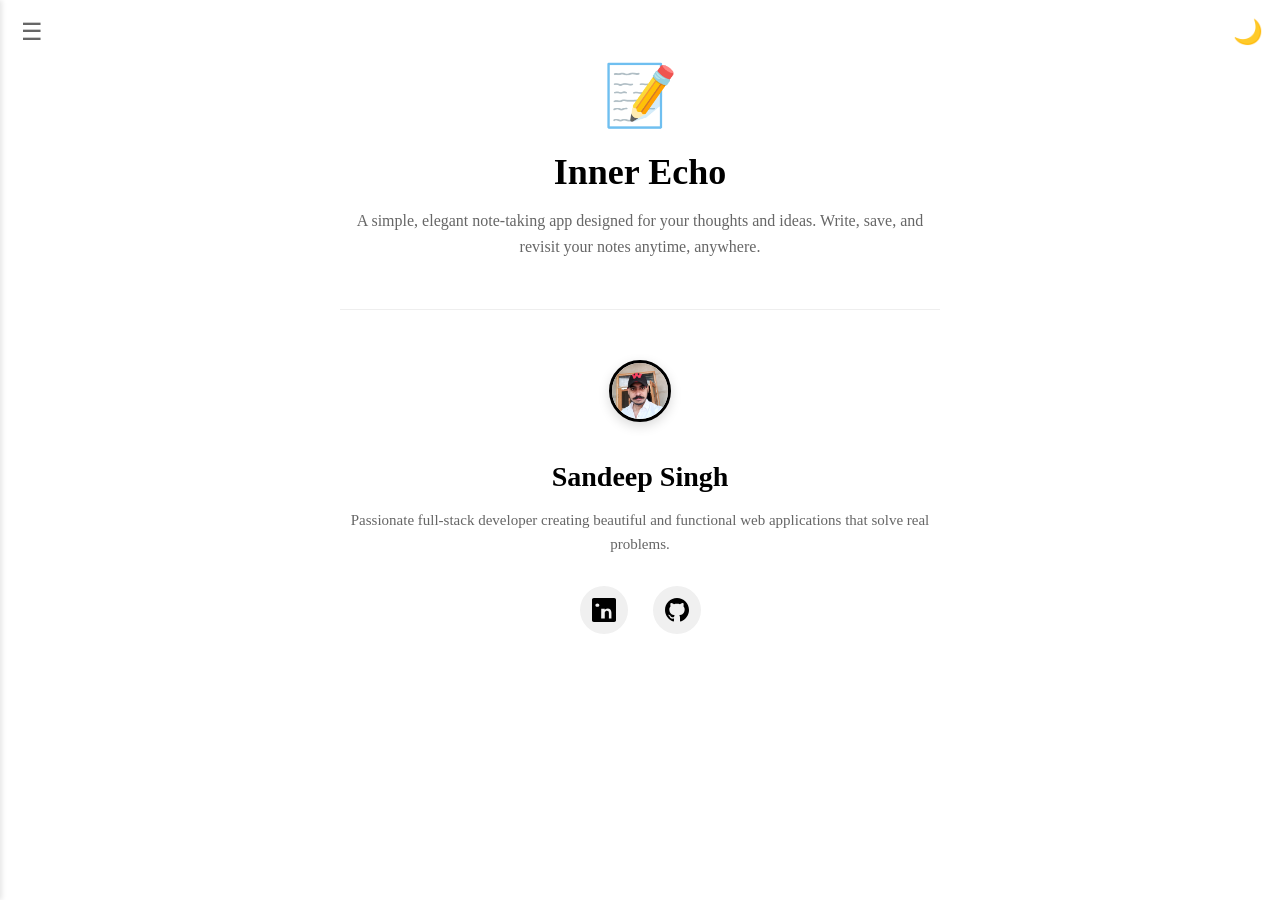
<file: about.html>
<!DOCTYPE html>
<html lang="en">
<head>
    <meta charset="UTF-8">
    <meta name="viewport" content="width=device-width, initial-scale=1.0">
    <title>Inner Echo</title>
    <meta name="theme-color" content="#ffffff">
    <meta name="apple-mobile-web-app-capable" content="yes">
    <meta name="apple-mobile-web-app-status-bar-style" content="default">
    <meta name="apple-mobile-web-app-title" content="Inner Echo">
    <link rel="icon" href="[data-uri]">
    <link rel="manifest" href="manifest.json">
    <link rel="stylesheet" href="style.css">
</head>
<body>
    <div class="menu">☰</div>
    <div class="dark-mode-toggle">🌙</div>
    <div id="overlay" class="overlay"></div>
    <div id="side-menu" class="side-menu"></div>
    <div id="about-container" class="about-container">
        <!-- App Section -->
        <div class="about-section">
            <div class="app-icon">📝</div>
            <h1>Inner Echo</h1>
            <p class="app-description">A simple, elegant note-taking app designed for your thoughts and ideas. Write, save, and revisit your notes anytime, anywhere.</p>
        </div>

        <!-- Developer Section -->
        <div class="about-section developer-section">
            <div class="developer-photo"><img src='Images/1651594513921.jpg'/></div>
            <h2>Sandeep Singh</h2>
            <p class="developer-description">Passionate full-stack developer creating beautiful and functional web applications that solve real problems.</p>
            
            <div class="social-links">
                <a href="https://www.linkedin.com/in/sandeep-singh-8819841a1/" target="_blank" class="social-link" title="LinkedIn">
                    <svg width="24" height="24" viewBox="0 0 24 24" fill="currentColor">
                        <path d="M20.447 20.452h-3.554v-5.569c0-1.328-.475-2.236-1.986-2.236-1.081 0-1.722.722-2.004 1.418-.103.25-.129.599-.129.948v5.439h-3.554s.04-8.822 0-9.743h3.554v1.381c.43-.665 1.199-1.61 2.920-1.61 2.134 0 3.734 1.395 3.734 4.393v5.579zM5.337 8.855c-1.144 0-1.915-.759-1.915-1.71 0-.954.77-1.71 1.958-1.71 1.187 0 1.914.756 1.937 1.71 0 .951-.75 1.71-1.98 1.71zm-1.6 11.597h3.191V9.564H3.737v10.888zM22.224 0H1.771C.792 0 0 .774 0 1.729v20.542C0 23.227.792 24 1.771 24h20.451c.98 0 1.777-.773 1.777-1.729V1.729C24 .774 23.204 0 22.224 0"/>
                    </svg>
                </a>
                <a href="https://github.com/sandeep9622" target="_blank" class="social-link" title="GitHub">
                    <svg width="24" height="24" viewBox="0 0 24 24" fill="currentColor">
                        <path d="M12 0c-6.626 0-12 5.373-12 12 0 5.302 3.438 9.8 8.207 11.387.599.111.793-.261.793-.577v-2.234c-3.338.726-4.033-1.416-4.033-1.416-.546-1.387-1.333-1.756-1.333-1.756-1.089-.745.083-.729.083-.729 1.205.084 1.839 1.237 1.839 1.237 1.07 1.834 2.807 1.304 3.492.997.107-.775.418-1.305.762-1.604-2.665-.305-5.467-1.334-5.467-5.931 0-1.311.469-2.381 1.236-3.221-.124-.303-.535-1.524.117-3.176 0 0 1.008-.322 3.301 1.23.957-.266 1.983-.399 3.003-.404 1.02.005 2.047.138 3.006.404 2.291-1.552 3.297-1.23 3.297-1.23.653 1.653.242 2.874.118 3.176.77.84 1.235 1.911 1.235 3.221 0 4.609-2.807 5.624-5.479 5.921.43.372.823 1.102.823 2.222v 3.293c0 .319.192.694.801.576 4.765-1.589 8.199-6.086 8.199-11.386 0-6.627-5.373-12-12-12"/>
                    </svg>
                </a>
            </div>
        </div>
    </div>

    <script src="script.js"></script>
</body>
</html>
</file>
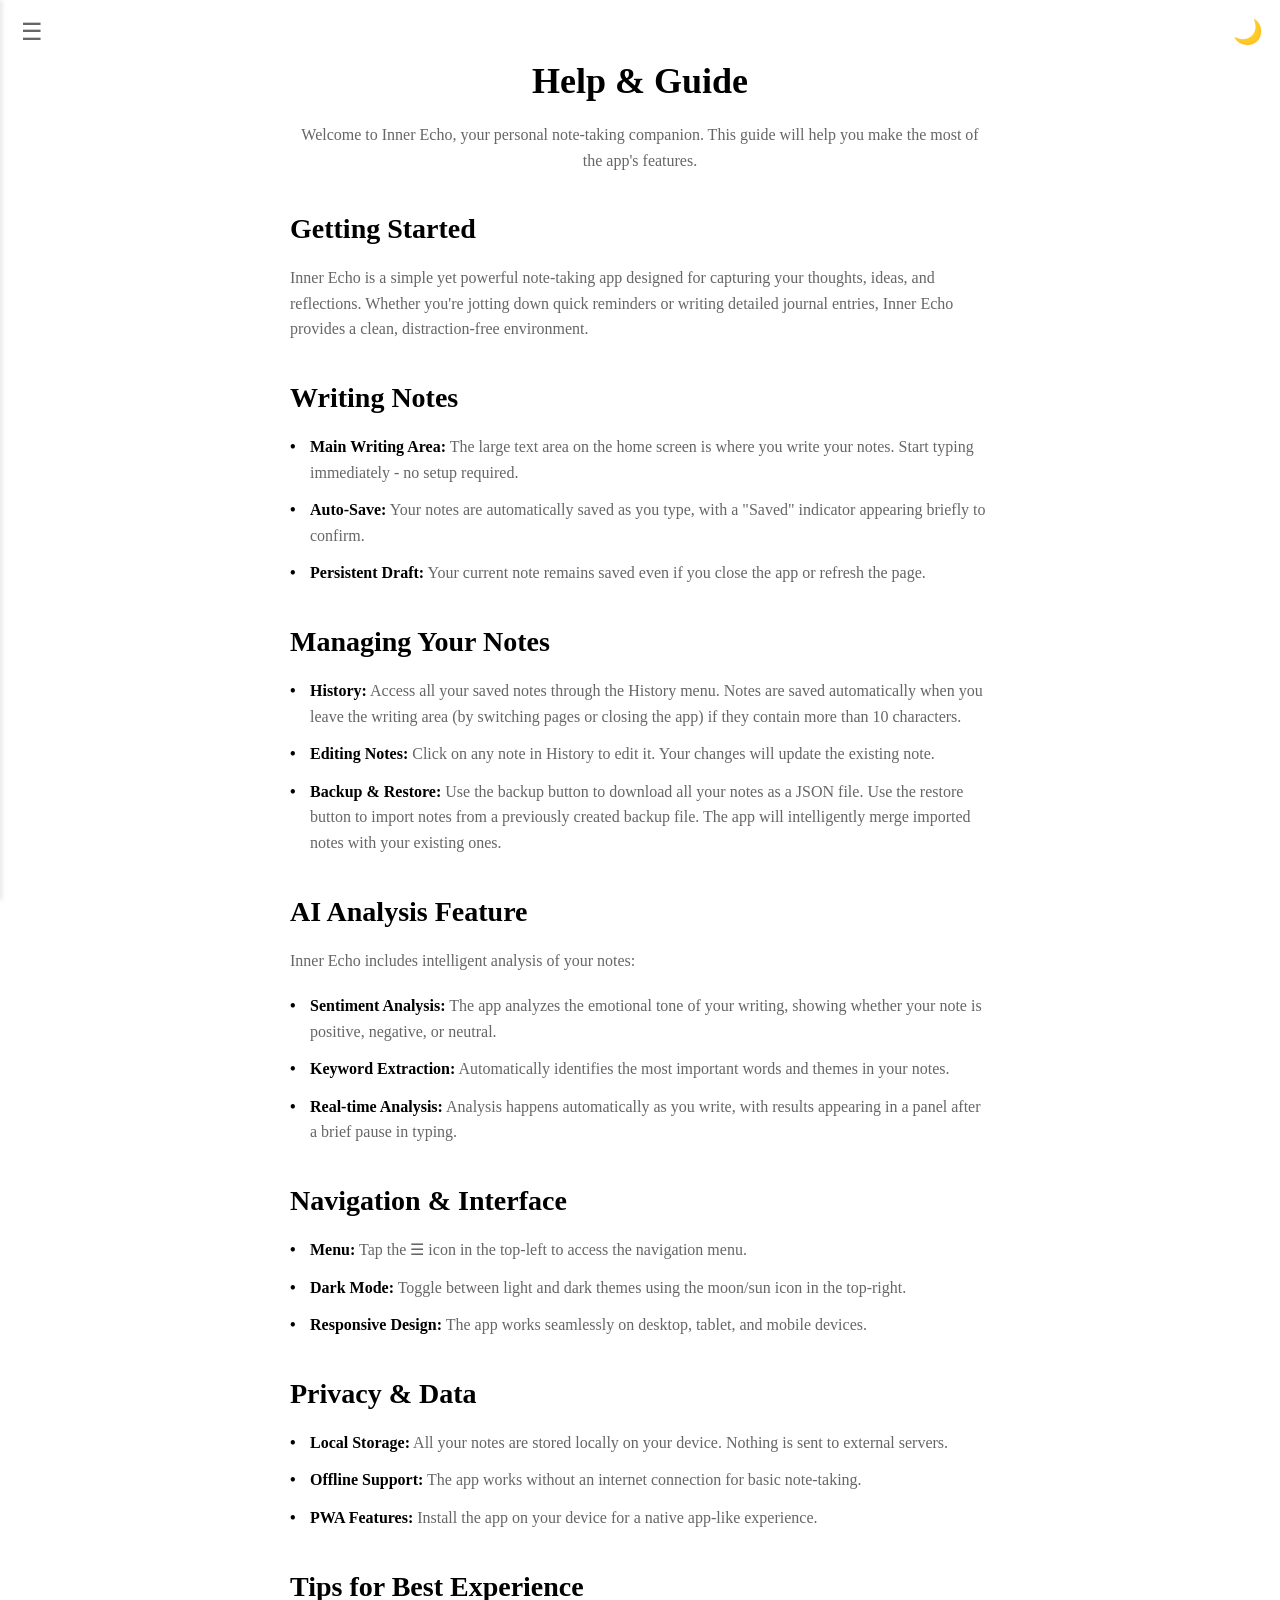
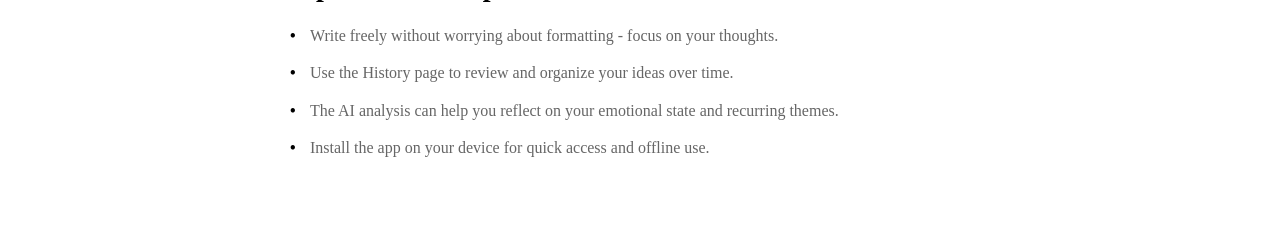
<file: help.html>
<!DOCTYPE html>
<html lang="en">
<head>
    <meta charset="UTF-8">
    <meta name="viewport" content="width=device-width, initial-scale=1.0">
    <title>Inner Echo</title>
    <meta name="theme-color" content="#ffffff">
    <meta name="apple-mobile-web-app-capable" content="yes">
    <meta name="apple-mobile-web-app-status-bar-style" content="default">
    <meta name="apple-mobile-web-app-title" content="Inner Echo">
    <link rel="icon" href="[data-uri]">
    <link rel="manifest" href="manifest.json">
    <link rel="stylesheet" href="style.css">
</head>
<body>
    <div class="menu">☰</div>
    <div class="dark-mode-toggle">🌙</div>
    <div id="overlay" class="overlay"></div>
    <div id="side-menu" class="side-menu"></div>
    <div id="help-container" class="help-container">
        <div class="help-section">
            <h1>Help & Guide</h1>
            <p class="help-intro">Welcome to Inner Echo, your personal note-taking companion. This guide will help you make the most of the app's features.</p>
        </div>

        <div class="help-section">
            <h2>Getting Started</h2>
            <p>Inner Echo is a simple yet powerful note-taking app designed for capturing your thoughts, ideas, and reflections. Whether you're jotting down quick reminders or writing detailed journal entries, Inner Echo provides a clean, distraction-free environment.</p>
        </div>

        <div class="help-section">
            <h2>Writing Notes</h2>
            <ul>
                <li><strong>Main Writing Area:</strong> The large text area on the home screen is where you write your notes. Start typing immediately - no setup required.</li>
                <li><strong>Auto-Save:</strong> Your notes are automatically saved as you type, with a "Saved" indicator appearing briefly to confirm.</li>
                <li><strong>Persistent Draft:</strong> Your current note remains saved even if you close the app or refresh the page.</li>
            </ul>
        </div>

        <div class="help-section">
            <h2>Managing Your Notes</h2>
            <ul>
                <li><strong>History:</strong> Access all your saved notes through the History menu. Notes are saved automatically when you leave the writing area (by switching pages or closing the app) if they contain more than 10 characters.</li>
                <li><strong>Editing Notes:</strong> Click on any note in History to edit it. Your changes will update the existing note.</li>
                <li><strong>Backup & Restore:</strong> Use the backup button to download all your notes as a JSON file. Use the restore button to import notes from a previously created backup file. The app will intelligently merge imported notes with your existing ones.</li>
            </ul>
        </div>

        <div class="help-section">
            <h2>AI Analysis Feature</h2>
            <p>Inner Echo includes intelligent analysis of your notes:</p>
            <ul>
                <li><strong>Sentiment Analysis:</strong> The app analyzes the emotional tone of your writing, showing whether your note is positive, negative, or neutral.</li>
                <li><strong>Keyword Extraction:</strong> Automatically identifies the most important words and themes in your notes.</li>
                <li><strong>Real-time Analysis:</strong> Analysis happens automatically as you write, with results appearing in a panel after a brief pause in typing.</li>
            </ul>
        </div>

        <div class="help-section">
            <h2>Navigation & Interface</h2>
            <ul>
                <li><strong>Menu:</strong> Tap the ☰ icon in the top-left to access the navigation menu.</li>
                <li><strong>Dark Mode:</strong> Toggle between light and dark themes using the moon/sun icon in the top-right.</li>
                <li><strong>Responsive Design:</strong> The app works seamlessly on desktop, tablet, and mobile devices.</li>
            </ul>
        </div>

        <div class="help-section">
            <h2>Privacy & Data</h2>
            <ul>
                <li><strong>Local Storage:</strong> All your notes are stored locally on your device. Nothing is sent to external servers.</li>
                <li><strong>Offline Support:</strong> The app works without an internet connection for basic note-taking.</li>
                <li><strong>PWA Features:</strong> Install the app on your device for a native app-like experience.</li>
            </ul>
        </div>

        <div class="help-section">
            <h2>Tips for Best Experience</h2>
            <ul>
                <li>Write freely without worrying about formatting - focus on your thoughts.</li>
                <li>Use the History page to review and organize your ideas over time.</li>
                <li>The AI analysis can help you reflect on your emotional state and recurring themes.</li>
                <li>Install the app on your device for quick access and offline use.</li>
            </ul>
        </div>
    </div>

    <script src="script.js"></script>
</body>
</html>
</file>
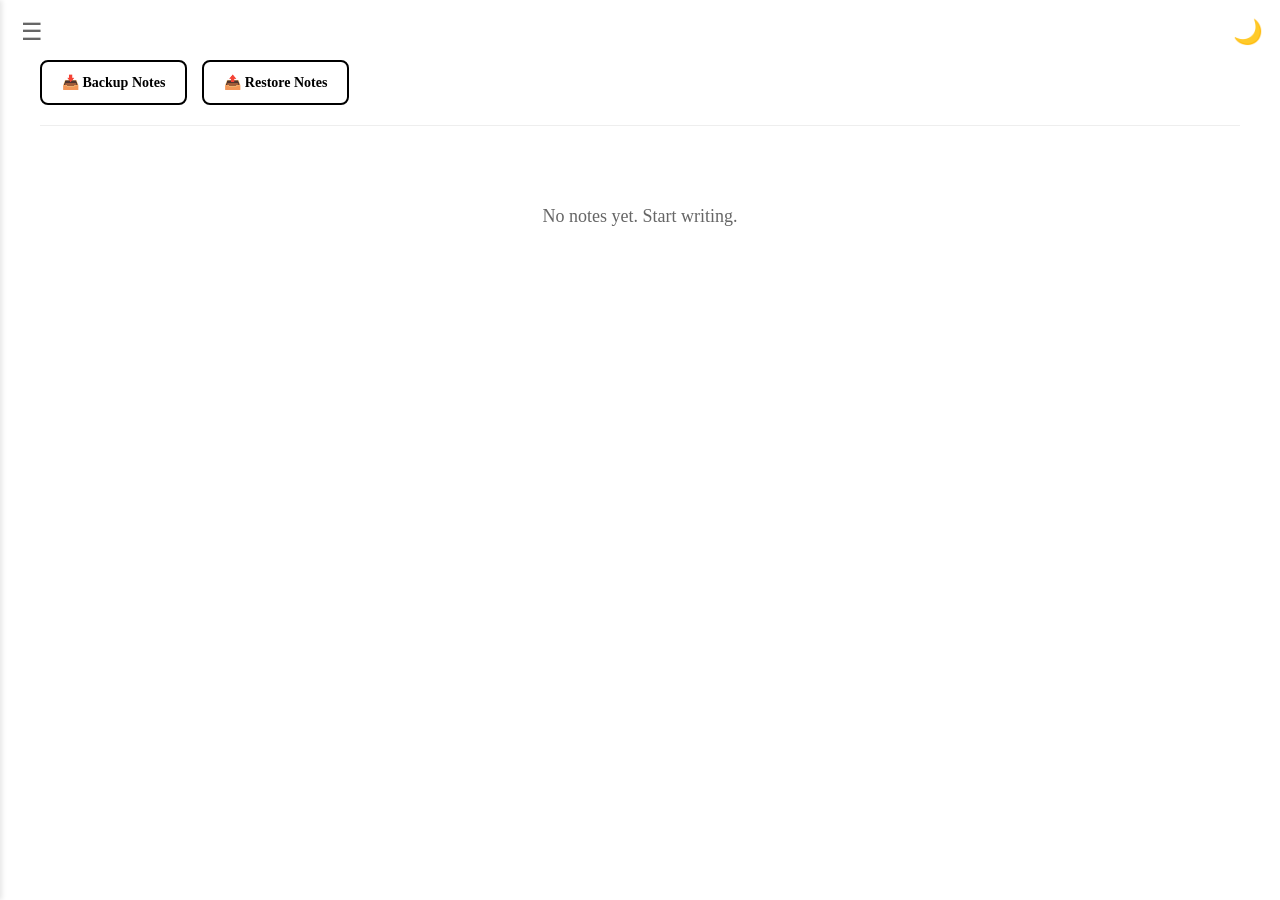
<file: history.html>
<!DOCTYPE html>
<html lang="en">
<head>
    <meta charset="UTF-8">
    <meta name="viewport" content="width=device-width, initial-scale=1.0">
    <title>Inner Echo</title>
    <meta name="theme-color" content="#ffffff">
    <meta name="apple-mobile-web-app-capable" content="yes">
    <meta name="apple-mobile-web-app-status-bar-style" content="default">
    <meta name="apple-mobile-web-app-title" content="Inner Echo">
    <link rel="icon" href="[data-uri]">
    <link rel="manifest" href="manifest.json">
    <link rel="stylesheet" href="style.css">
</head>
<body>
    <div class="menu">☰</div>
    <div class="dark-mode-toggle">🌙</div>
    <div id="overlay" class="overlay"></div>
    <div id="side-menu" class="side-menu"></div>
    <div id="history-container"></div>
    <script src="script.js"></script>
    <script src="history.js"></script>
</body>
</html>
</file>
<file: style.css>
:root {
    --bg-color: #fff;
    --text-color: #000;
    --menu-color: #666;
    --overlay-bg: rgba(0, 0, 0, 0.5);
    --side-menu-bg: #fff;
    --border-color: #eee;
    --time-tag-bg: #f0f0f0;
    --time-tag-color: #666;
    --saved-bg: #4CAF50;
    --hover-bg: #f0f0f0;
}

body.dark-mode {
    --bg-color: #1a1a1a;
    --text-color: #e0e0e0;
    --menu-color: #ccc;
    --overlay-bg: rgba(0, 0, 0, 0.7);
    --side-menu-bg: #2a2a2a;
    --border-color: #444;
    --time-tag-bg: #444;
    --time-tag-color: #ccc;
    --saved-bg: #66bb6a;
    --hover-bg: #333;
}

body {
    margin: 0;
    padding: 0;
    font-family: 'Times New Roman', serif;
    background-color: var(--bg-color);
    color: var(--text-color);
}

.menu {
    position: fixed;
    top: 10px;
    left: 10px;
    font-size: 24px;
    cursor: pointer;
    z-index: 10;
    color: var(--menu-color);
    min-height: 44px;
    min-width: 44px;
    display: flex;
    align-items: center;
    justify-content: center;
}

.dark-mode-toggle {
    position: fixed;
    top: 10px;
    right: 10px;
    font-size: 24px;
    cursor: pointer;
    z-index: 10;
    color: var(--menu-color);
    min-height: 44px;
    min-width: 44px;
    display: flex;
    align-items: center;
    justify-content: center;
}

.overlay {
    position: fixed;
    top: 0;
    left: 0;
    width: 100%;
    height: 100%;
    background: var(--overlay-bg);
    opacity: 0;
    visibility: hidden;
    transition: opacity 0.25s ease, visibility 0.25s ease;
    z-index: 1000;
}

.overlay.active {
    opacity: 1;
    visibility: visible;
}

.side-menu {
    position: fixed;
    top: 0;
    left: -260px;
    width: 260px;
    height: 100%;
    background: var(--side-menu-bg);
    transition: left 0.25s ease;
    z-index: 1001;
    padding: 20px;
    box-sizing: border-box;
    box-shadow: 2px 0 5px rgba(0, 0, 0, 0.1);
}

.side-menu.active {
    left: 0;
}

.menu-item {
    display: flex;
    align-items: center;
    padding: 15px;
    cursor: pointer;
    border-radius: 5px;
    transition: background-color 0.2s ease;
    min-height: 44px;
}

.menu-item:hover, .menu-item.active {
    background-color: var(--hover-bg);
}

.icon {
    margin-right: 15px;
    font-size: 20px;
}

.label {
    font-size: 16px;
}

#note {
    width: 100%;
    height: 100vh;
    border: none;
    outline: none;
    resize: none;
    font-family: inherit;
    font-size: 18px;
    line-height: 1.5;
    padding: 20px;
    box-sizing: border-box;
    max-width: 720px;
    margin: 0 auto;
    display: block;
    background: transparent;
    color: var(--text-color);
}

#saved-indicator {
    position: fixed;
    bottom: 20px;
    right: 20px;
    background: var(--saved-bg);
    color: white;
    padding: 10px 20px;
    border-radius: 5px;
    opacity: 0;
    transition: opacity 0.5s ease;
    z-index: 10;
    font-size: 14px;
}

@media (max-width: 768px) {
    .side-menu {
        width: 80%;
        left: -80%;
    }
    #note {
        font-size: 16px;
        padding: 64px 10px 10px 10px;
    }
}

/* History page styles */
#history-container {
    padding: 60px 20px 20px;
    max-width: 1200px;
    margin: 0 auto;
    font-family: 'Times New Roman', serif;
    color: var(--text-color);
}

.backup-controls {
    display: flex;
    gap: 15px;
    margin-bottom: 30px;
    padding-bottom: 20px;
    border-bottom: 1px solid var(--border-color);
}

.backup-btn, .restore-btn {
    padding: 12px 20px;
    border: 2px solid var(--text-color);
    background: var(--bg-color);
    color: var(--text-color);
    border-radius: 8px;
    font-size: 14px;
    font-weight: 600;
    cursor: pointer;
    transition: all 0.3s ease;
    font-family: 'Times New Roman', serif;
}

.backup-btn:hover, .restore-btn:hover {
    background: var(--text-color);
    color: var(--bg-color);
    transform: translateY(-2px);
    box-shadow: 0 4px 12px rgba(0, 0, 0, 0.15);
}

.note-row {
    border-bottom: 1px solid var(--border-color);
    padding: 20px 0;
}

@media (min-width: 768px) {
    .note-row {
        display: flex;
    }
    .note-date {
        width: 200px;
        flex-shrink: 0;
        font-weight: bold;
        font-size: 16px;
        color: var(--text-color);
    }
    .note-body {
        flex: 1;
        font-size: 16px;
        line-height: 1.5;
        color: var(--text-color);
    }
}

@media (max-width: 767px) {
    .note-row {
        padding: 10px 0;
    }
    .note-date {
        font-size: 14px;
        margin-bottom: 5px;
        font-weight: bold;
        color: var(--text-color);
    }
    .note-body {
        font-size: 14px;
        line-height: 1.4;
        color: var(--text-color);
    }
}

.note-preview {
    cursor: pointer;
    color: #007bff;
    text-decoration: underline;
}

.note-full {
    white-space: pre-wrap;
}

.time-tag {
    font-size: 0.75rem;
    color: var(--time-tag-color);
    background: var(--time-tag-bg);
    padding: 2px 8px;
    border-radius: 10px;
    display: inline-block;
    margin-top: 5px;
}

.empty-state {
    text-align: center;
    padding: 50px;
    color: var(--menu-color);
    font-size: 18px;
}

/* About Page Styles */
.about-container {
    padding: 60px 20px 40px;
    max-width: 600px;
    margin: 0 auto;
    font-family: 'Times New Roman', serif;
    color: var(--text-color);
}

.about-section {
    text-align: center;
    margin-bottom: 50px;
    animation: fadeIn 0.5s ease-in;
}

@keyframes fadeIn {
    from {
        opacity: 0;
        transform: translateY(10px);
    }
    to {
        opacity: 1;
        transform: translateY(0);
    }
}

.app-icon {
    font-size: 60px;
    margin-bottom: 20px;
}

.developer-photo {
    font-size: 80px;
    margin-bottom: 20px;
}

.developer-photo img {
    width: 56px;
    height: 56px;
    border-radius: 50%;
    object-fit: cover;
    border: 3px solid var(--text-color);
    box-shadow: 0 4px 12px rgba(0, 0, 0, 0.15);
    display: inline-block;
    transition: transform 0.3s ease;
}

.about-section h1 {
    font-size: 36px;
    margin: 0 0 15px 0;
    font-weight: 600;
}

.about-section h2 {
    font-size: 28px;
    margin: 0 0 15px 0;
    font-weight: 600;
}

.app-description {
    font-size: 16px;
    line-height: 1.6;
    color: var(--time-tag-color);
    margin: 0;
}

.developer-section {
    border-top: 1px solid var(--border-color);
    padding-top: 40px;
}

.developer-name {
    font-size: 20px;
    font-weight: 600;
    margin: 10px 0 0 0;
}

.developer-description {
    font-size: 15px;
    line-height: 1.6;
    color: var(--time-tag-color);
    margin: 15px 0 30px 0;
}

.social-links {
    display: flex;
    gap: 25px;
    justify-content: center;
    margin-top: 20px;
}

.social-link {
    display: inline-flex;
    align-items: center;
    justify-content: center;
    width: 44px;
    height: 44px;
    border-radius: 50%;
    background: var(--hover-bg);
    color: var(--text-color);
    text-decoration: none;
    transition: all 0.3s ease;
    border: 2px solid transparent;
}

.social-link:hover {
    transform: translateY(-3px);
    border-color: var(--text-color);
    box-shadow: 0 4px 12px rgba(0, 0, 0, 0.1);
}

.social-link svg {
    width: 24px;
    height: 24px;
}

@media (max-width: 600px) {
    .about-container {
        padding: 60px 15px 30px;
    }

    .about-section {
        margin-bottom: 40px;
    }

    .about-section h1 {
        font-size: 28px;
    }

    .about-section h2 {
        font-size: 22px;
    }

    .app-description,
    .developer-description {
        font-size: 14px;
    }

    .social-links {
        gap: 20px;
    }
}

/* Help Page Styles */
.help-container {
    padding: 60px 20px 40px;
    max-width: 700px;
    margin: 0 auto;
    font-family: 'Times New Roman', serif;
    color: var(--text-color);
}

.help-section {
    margin-bottom: 40px;
    animation: fadeIn 0.5s ease-in;
}

.help-section h1 {
    font-size: 36px;
    margin: 0 0 20px 0;
    font-weight: 600;
    text-align: center;
}

.help-section h2 {
    font-size: 28px;
    margin: 0 0 20px 0;
    font-weight: 600;
    color: var(--text-color);
}

.help-intro {
    font-size: 18px;
    line-height: 1.6;
    color: var(--time-tag-color);
    text-align: center;
    margin-bottom: 30px;
}

.help-section p {
    font-size: 16px;
    line-height: 1.6;
    color: var(--time-tag-color);
    margin: 0 0 20px 0;
}

.help-section ul {
    list-style: none;
    padding: 0;
    margin: 0;
}

.help-section li {
    font-size: 16px;
    line-height: 1.6;
    color: var(--time-tag-color);
    margin-bottom: 12px;
    padding-left: 20px;
    position: relative;
}

.help-section li::before {
    content: "•";
    color: var(--text-color);
    font-weight: bold;
    position: absolute;
    left: 0;
}

.help-section strong {
    color: var(--text-color);
    font-weight: 600;
}

@media (max-width: 600px) {
    .help-container {
        padding: 60px 15px 30px;
    }

    .help-section {
        margin-bottom: 30px;
    }

    .help-section h1 {
        font-size: 28px;
    }

    .help-section h2 {
        font-size: 22px;
    }

    .help-intro,
    .help-section p,
    .help-section li {
        font-size: 14px;
    }
}
.ai-analysis-panel {
    position: fixed;
    bottom: 20px;
    right: 20px;
    background: linear-gradient(135deg, #667eea 0%, #764ba2 100%);
    border-radius: 12px;
    padding: 16px;
    box-shadow: 0 8px 32px rgba(0, 0, 0, 0.2);
    color: white;
    font-size: 13px;
    max-width: 300px;
    z-index: 9999;
    font-family: -apple-system, BlinkMacSystemFont, 'Segoe UI', Roboto, 'Helvetica Neue', Arial, sans-serif;
    animation: slideIn 0.3s ease-out;
}

@keyframes slideIn {
    from {
        opacity: 0;
        transform: translateY(20px);
    }
    to {
        opacity: 1;
        transform: translateY(0);
    }
}

.panel-header {
    display: flex;
    justify-content: space-between;
    align-items: center;
    margin-bottom: 12px;
}

.panel-title {
    font-weight: 600;
    display: flex;
    align-items: center;
    gap: 8px;
}

.panel-close {
    background: rgba(255, 255, 255, 0.2);
    border: none;
    color: white;
    width: 28px;
    height: 28px;
    border-radius: 6px;
    cursor: pointer;
    display: flex;
    align-items: center;
    justify-content: center;
    font-size: 16px;
    transition: background 0.2s;
}

.panel-close:hover {
    background: rgba(255, 255, 255, 0.3);
}

.loading-spinner {
    display: inline-block;
    width: 12px;
    height: 12px;
    border: 2px solid rgba(255, 255, 255, 0.3);
    border-top-color: white;
    border-radius: 50%;
    animation: spin 0.8s linear infinite;
}

@keyframes spin {
    to { transform: rotate(360deg); }
}

.sentiment-section {
    margin-bottom: 12px;
}

.sentiment-mood {
    display: flex;
    align-items: center;
    gap: 10px;
    padding: 8px 12px;
    background: rgba(255, 255, 255, 0.1);
    border-radius: 8px;
}

.mood-emoji {
    font-size: 20px;
}

.mood-text {
    display: flex;
    flex-direction: column;
}

.mood-label {
    font-weight: 600;
    font-size: 13px;
}

.mood-confidence {
    font-size: 11px;
    opacity: 0.9;
}

.keywords-section {
    margin-top: 12px;
}

.keywords-label {
    font-weight: 600;
    font-size: 11px;
    opacity: 0.9;
    margin-bottom: 8px;
    text-transform: uppercase;
    letter-spacing: 0.5px;
}

.keywords-tags {
    display: flex;
    flex-wrap: wrap;
    gap: 6px;
}

.keyword-tag {
    background: rgba(255, 255, 255, 0.2);
    padding: 4px 10px;
    border-radius: 16px;
    font-size: 12px;
    white-space: nowrap;
    border: 1px solid rgba(255, 255, 255, 0.3);
    transition: all 0.2s;
}

.keyword-tag:hover {
    background: rgba(255, 255, 255, 0.3);
}

.ai-loading-text {
    display: flex;
    align-items: center;
    gap: 8px;
    padding: 12px;
    text-align: center;
    justify-content: center;
}

@media (prefers-reduced-motion: reduce) {
    .ai-analysis-panel,
    .keyword-tag {
        animation: none;
        transition: none;
    }

    .loading-spinner {
        animation: none;
        border-top-color: rgba(255, 255, 255, 0.5);
    }
}

@media (max-width: 480px) {
    .ai-analysis-panel {
        bottom: 10px;
        right: 10px;
        left: 10px;
        max-width: none;
    }
}
</file>
